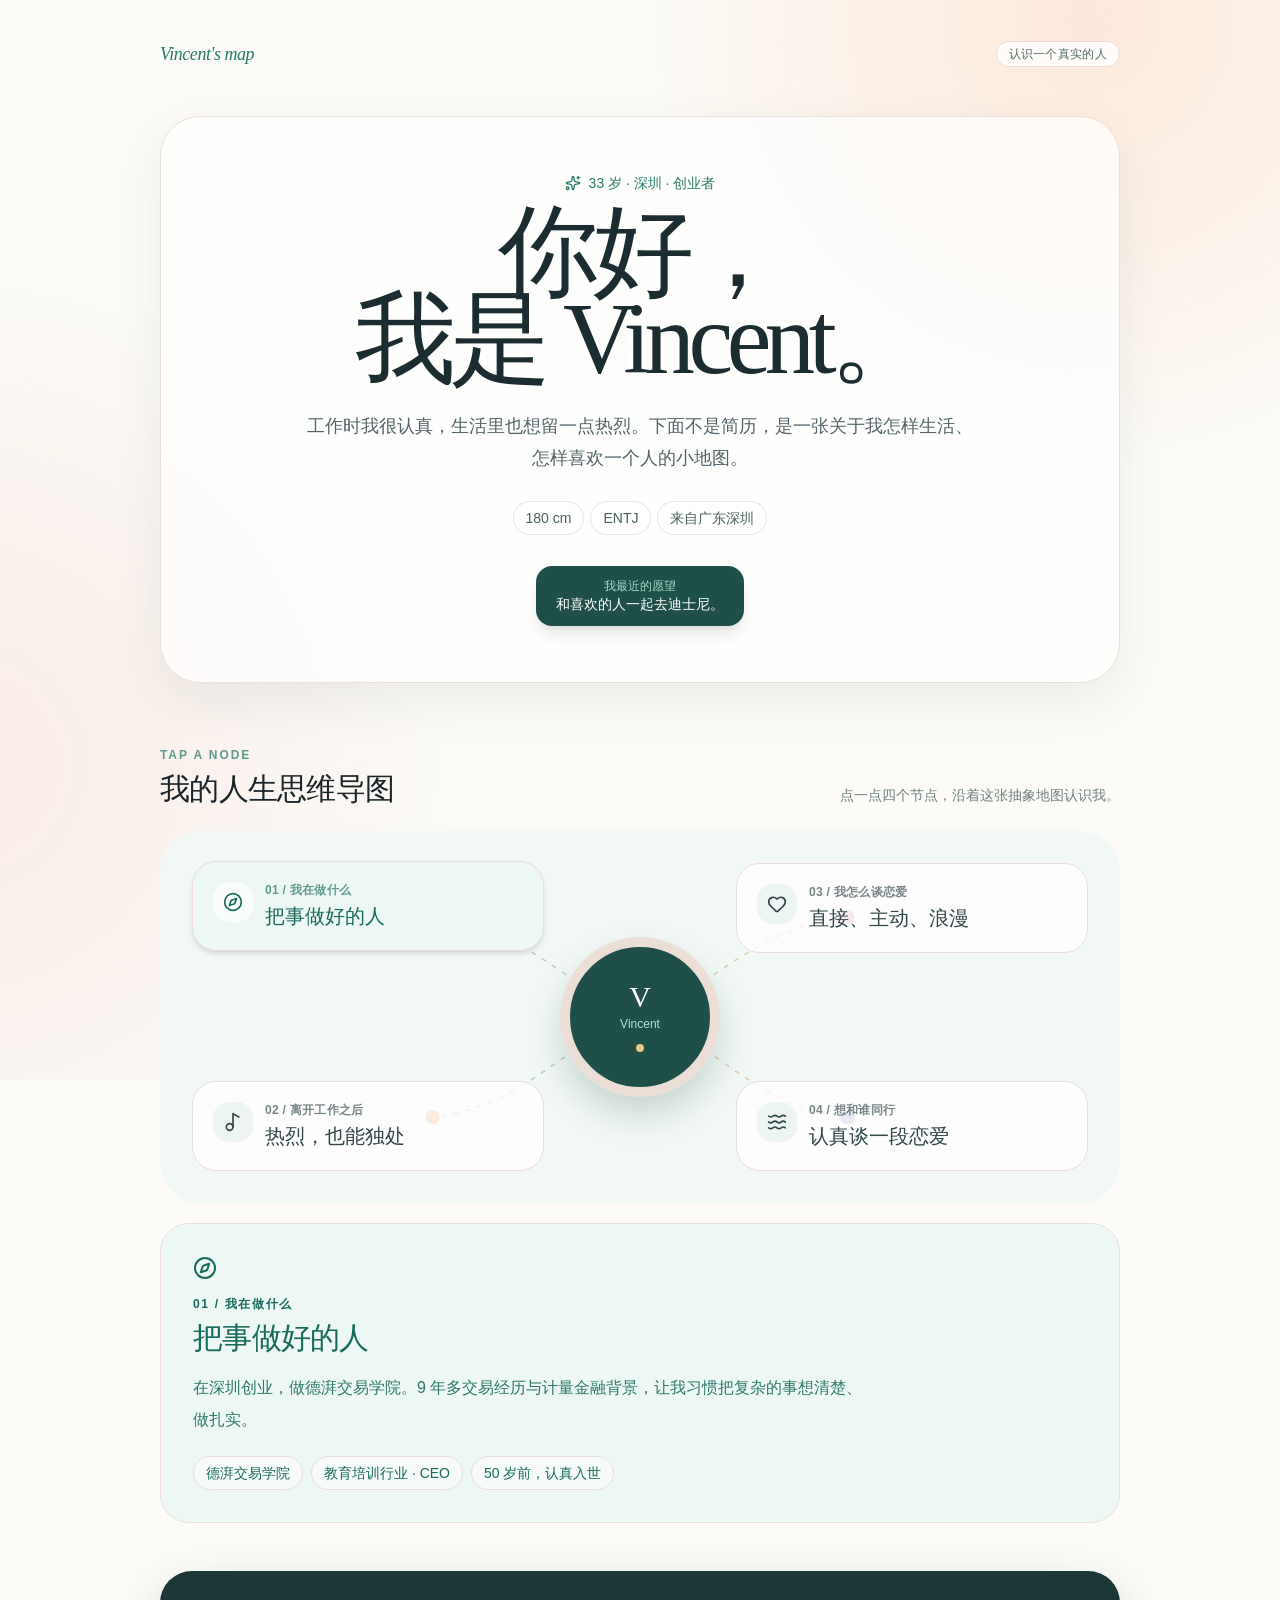
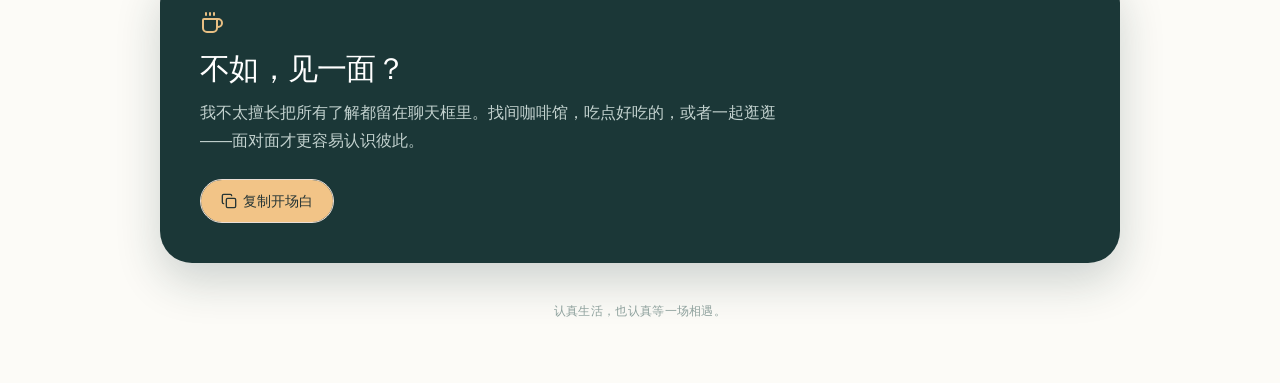
<file: index.html>
<!DOCTYPE html><html lang="zh-CN"><head><meta charSet="utf-8"/><meta name="viewport" content="width=device-width, initial-scale=1"/><link rel="stylesheet" href="/_next/static/css/index.B2d9VtCG.css" data-rsc-css-href="/_next/static/css/index.B2d9VtCG.css" data-precedence="vite-rsc/importer-resources"/><link rel="modulepreload" fetchPriority="low" href="/_next/static/chunks/index-B2TzGIhS.js"/><script src="/_next/static/chunks/rolldown-runtime-C60lm6uB.js" type="module" async=""></script><script src="/_next/static/chunks/framework-D_rUT4EX.js" type="module" async=""></script><link rel="modulepreload" href="/_next/static/chunks/layout-segment-context-CsoBVJi4.js" crossorigin=""/><link rel="modulepreload" href="/_next/static/chunks/page-DW9k7v98.js" crossorigin=""/><title>认识一下 Vincent</title><meta name="description" content="一张关于 Vincent 怎样生活、怎样喜欢一个人的小地图。"/><meta property="og:title" content="认识一下 Vincent"/><meta property="og:description" content="认真生活，也认真等一场相遇。"/><meta property="og:type" content="website"/><meta property="og:image" content="https://alexso1212.github.io/og.png"/><meta property="og:image:width" content="1726"/><meta property="og:image:height" content="911"/><meta property="og:image:alt" content="认识一下 Vincent"/><meta name="twitter:card" content="summary_large_image"/><meta name="twitter:title" content="认识一下 Vincent"/><meta name="twitter:description" content="认真生活，也认真等一场相遇。"/><meta name="twitter:image" content="https://alexso1212.github.io/og.png"/><script>Object.assign(((self[Symbol.for("vinext.navigationRuntime")]??={bootstrap:{routeManifest:null},functions:{}}).bootstrap.rsc??={rsc:[]}),{params:{},nav:{"pathname":"/","searchParams":[]}})</script><link rel="modulepreload" href="/_next/static/chunks/index-B2TzGIhS.js" />
</head><body><main class="min-h-screen overflow-x-hidden bg-[#fcfbf7] text-[#19252a]"><div class="page-glow" aria-hidden="true"></div><section class="relative mx-auto max-w-5xl px-5 pb-16 pt-7 sm:px-8 sm:pt-10"><header class="flex items-center justify-between"><span class="font-serif text-lg italic tracking-tight text-[#267869]">Vincent&#x27;s map</span><span class="rounded-full border border-[#cfdfd9] bg-white/80 px-3 py-1 text-xs tracking-wide text-[#52706b]">认识一个真实的人</span></header><section class="mt-12 rounded-[2.5rem] border border-[#d7e7e1] bg-white/70 px-6 py-10 text-center shadow-[0_18px_50px_rgba(28,69,61,.08)] sm:px-12 sm:py-14"><p class="mx-auto mb-4 flex w-fit items-center gap-2 text-sm font-medium text-[#277a6b]"><svg xmlns="http://www.w3.org/2000/svg" width="24" height="24" viewBox="0 0 24 24" fill="none" stroke="currentColor" stroke-width="2" stroke-linecap="round" stroke-linejoin="round" class="lucide lucide-sparkles size-4" aria-hidden="true"><path d="M11.017 2.814a1 1 0 0 1 1.966 0l1.051 5.558a2 2 0 0 0 1.594 1.594l5.558 1.051a1 1 0 0 1 0 1.966l-5.558 1.051a2 2 0 0 0-1.594 1.594l-1.051 5.558a1 1 0 0 1-1.966 0l-1.051-5.558a2 2 0 0 0-1.594-1.594l-5.558-1.051a1 1 0 0 1 0-1.966l5.558-1.051a2 2 0 0 0 1.594-1.594z"></path><path d="M20 2v4"></path><path d="M22 4h-4"></path><circle cx="4" cy="20" r="2"></circle></svg> 33 岁 · 深圳 · 创业者</p><h1 class="font-serif text-[clamp(3.5rem,8vw,6.3rem)] leading-[.86] tracking-[-0.065em] text-[#1c2d31]">你好，<br/>我是 Vincent。</h1><p class="mx-auto mt-7 max-w-2xl text-lg leading-8 text-[#516469]">工作时我很认真，生活里也想留一点热烈。下面不是简历，是一张关于我怎样生活、怎样喜欢一个人的小地图。</p><div class="mt-7 flex flex-wrap justify-center gap-2 text-sm text-[#48615c]"><span class="rounded-full bg-white px-3 py-1.5 ring-1 ring-[#dfe9e5]">180 cm</span><span class="rounded-full bg-white px-3 py-1.5 ring-1 ring-[#dfe9e5]">ENTJ</span><span class="rounded-full bg-white px-3 py-1.5 ring-1 ring-[#dfe9e5]">来自广东深圳</span></div><div class="mx-auto mt-8 w-fit rounded-2xl bg-[#1e5049] px-5 py-3 text-sm text-white shadow-lg"><span class="block text-xs text-[#a9d8c9]">我最近的愿望</span>和喜欢的人一起去迪士尼。</div></section><section class="mt-16" aria-label="Vincent 的人物思维导图"><div class="mb-6 flex items-end justify-between gap-4"><div><p class="text-xs font-semibold uppercase tracking-[.16em] text-[#5e9a8e]">tap a node</p><h2 class="mt-2 font-serif text-3xl tracking-tight">我的人生思维导图</h2></div><p class="hidden max-w-xs text-right text-sm leading-6 text-[#70827f] sm:block">点一点四个节点，沿着这张抽象地图认识我。</p></div><div class="relative overflow-hidden rounded-[2.5rem] bg-[#f2f8f5] p-4 sm:p-8"><svg aria-hidden="true" viewBox="0 0 1000 520" class="pointer-events-none absolute inset-0 hidden h-full w-full md:block"><defs><linearGradient id="mind-line" x1="0" x2="1"><stop stop-color="#82bdb1" stop-opacity=".7"></stop><stop offset="1" stop-color="#e8b079" stop-opacity=".65"></stop></linearGradient></defs><path d="M500 260 C385 210 340 135 210 120 M500 260 C385 300 340 385 210 400 M500 260 C615 210 660 135 790 120 M500 260 C615 300 660 385 790 400" fill="none" stroke="url(#mind-line)" stroke-dasharray="7 10" stroke-width="2"></path><circle cx="500" cy="260" r="105" fill="#d5ebe4" opacity=".42"></circle><circle cx="210" cy="120" r="10" fill="#8abdb2"></circle><circle cx="210" cy="400" r="10" fill="#e9b076"></circle><circle cx="790" cy="120" r="10" fill="#e6a2b4"></circle><circle cx="790" cy="400" r="10" fill="#aaa5dd"></circle></svg><div class="relative grid gap-4 md:grid-cols-[1fr_auto_1fr] md:items-center"><div class="grid gap-12 md:gap-32"><button type="button" class="w-full rounded-3xl border p-5 text-left transition-all border-[#b6d5ce] bg-[#edf8f5] text-[#186a5c] shadow-md -translate-y-0.5"><div class="flex items-start gap-3"><span class="rounded-2xl p-2.5 bg-white/65"><svg xmlns="http://www.w3.org/2000/svg" width="24" height="24" viewBox="0 0 24 24" fill="none" stroke="currentColor" stroke-width="2" stroke-linecap="round" stroke-linejoin="round" class="lucide lucide-compass size-5" aria-hidden="true"><circle cx="12" cy="12" r="10"></circle><path d="m16.24 7.76-1.804 5.411a2 2 0 0 1-1.265 1.265L7.76 16.24l1.804-5.411a2 2 0 0 1 1.265-1.265z"></path></svg></span><span><span class="block text-xs font-semibold tracking-wide opacity-65">01 / 我在做什么</span><span class="mt-1 block font-serif text-xl">把事做好的人</span></span></div></button><button type="button" class="w-full rounded-3xl border p-5 text-left transition-all border-[#dce8e4] bg-white/75 text-[#31474a] hover:border-[#8bb9af]"><div class="flex items-start gap-3"><span class="rounded-2xl p-2.5 bg-[#edf5f2]"><svg xmlns="http://www.w3.org/2000/svg" width="24" height="24" viewBox="0 0 24 24" fill="none" stroke="currentColor" stroke-width="2" stroke-linecap="round" stroke-linejoin="round" class="lucide lucide-music2 lucide-music-2 size-5" aria-hidden="true"><circle cx="8" cy="18" r="4"></circle><path d="M12 18V2l7 4"></path></svg></span><span><span class="block text-xs font-semibold tracking-wide opacity-65">02 / 离开工作之后</span><span class="mt-1 block font-serif text-xl">热烈，也能独处</span></span></div></button></div><div class="order-first mx-auto flex size-40 flex-col items-center justify-center rounded-full border-[10px] border-white bg-[#1e5049] text-center text-white shadow-[0_18px_35px_rgba(31,80,73,.2)] md:order-none"><span class="font-serif text-3xl leading-none">V</span><span class="mt-1 text-xs text-[#b8ded3]">Vincent</span><span class="mt-3 size-2 rounded-full bg-[#f2c487]"></span></div><div class="grid gap-12 md:gap-32"><button type="button" class="w-full rounded-3xl border p-5 text-left transition-all border-[#dce8e4] bg-white/75 text-[#31474a] hover:border-[#8bb9af]"><div class="flex items-start gap-3"><span class="rounded-2xl p-2.5 bg-[#edf5f2]"><svg xmlns="http://www.w3.org/2000/svg" width="24" height="24" viewBox="0 0 24 24" fill="none" stroke="currentColor" stroke-width="2" stroke-linecap="round" stroke-linejoin="round" class="lucide lucide-heart size-5" aria-hidden="true"><path d="M2 9.5a5.5 5.5 0 0 1 9.591-3.676.56.56 0 0 0 .818 0A5.49 5.49 0 0 1 22 9.5c0 2.29-1.5 4-3 5.5l-5.492 5.313a2 2 0 0 1-3 .019L5 15c-1.5-1.5-3-3.2-3-5.5"></path></svg></span><span><span class="block text-xs font-semibold tracking-wide opacity-65">03 / 我怎么谈恋爱</span><span class="mt-1 block font-serif text-xl">直接、主动、浪漫</span></span></div></button><button type="button" class="w-full rounded-3xl border p-5 text-left transition-all border-[#dce8e4] bg-white/75 text-[#31474a] hover:border-[#8bb9af]"><div class="flex items-start gap-3"><span class="rounded-2xl p-2.5 bg-[#edf5f2]"><svg xmlns="http://www.w3.org/2000/svg" width="24" height="24" viewBox="0 0 24 24" fill="none" stroke="currentColor" stroke-width="2" stroke-linecap="round" stroke-linejoin="round" class="lucide lucide-waves-horizontal size-5" aria-hidden="true"><path d="M2 12q2.5 2 5 0t5 0 5 0 5 0"></path><path d="M2 19q2.5 2 5 0t5 0 5 0 5 0"></path><path d="M2 5q2.5 2 5 0t5 0 5 0 5 0"></path></svg></span><span><span class="block text-xs font-semibold tracking-wide opacity-65">04 / 想和谁同行</span><span class="mt-1 block font-serif text-xl">认真谈一段恋爱</span></span></div></button></div></div></div><article class="mt-5 rounded-[1.8rem] border p-6 transition-all sm:p-8 border-[#b6d5ce] bg-[#edf8f5] text-[#186a5c]"><svg xmlns="http://www.w3.org/2000/svg" width="24" height="24" viewBox="0 0 24 24" fill="none" stroke="currentColor" stroke-width="2" stroke-linecap="round" stroke-linejoin="round" class="lucide lucide-compass size-6" aria-hidden="true"><circle cx="12" cy="12" r="10"></circle><path d="m16.24 7.76-1.804 5.411a2 2 0 0 1-1.265 1.265L7.76 16.24l1.804-5.411a2 2 0 0 1 1.265-1.265z"></path></svg><p class="mt-4 text-xs font-semibold tracking-[.14em]">01 / 我在做什么</p><h3 class="mt-2 font-serif text-3xl tracking-tight">把事做好的人</h3><p class="mt-4 max-w-2xl leading-8 opacity-90">在深圳创业，做德湃交易学院。9 年多交易经历与计量金融背景，让我习惯把复杂的事想清楚、做扎实。</p><div class="mt-5 flex flex-wrap gap-2"><span class="rounded-full border border-current/20 bg-white/50 px-3 py-1.5 text-sm">德湃交易学院</span><span class="rounded-full border border-current/20 bg-white/50 px-3 py-1.5 text-sm">教育培训行业 · CEO</span><span class="rounded-full border border-current/20 bg-white/50 px-3 py-1.5 text-sm">50 岁前，认真入世</span></div></article></section><section class="mt-12 rounded-[2rem] bg-[#1b3737] p-7 text-white shadow-[0_18px_45px_rgba(19,51,50,.2)] sm:p-10"><svg xmlns="http://www.w3.org/2000/svg" width="24" height="24" viewBox="0 0 24 24" fill="none" stroke="currentColor" stroke-width="2" stroke-linecap="round" stroke-linejoin="round" class="lucide lucide-coffee size-6 text-[#e8bf83]" aria-hidden="true"><path d="M10 2v2"></path><path d="M14 2v2"></path><path d="M16 8a1 1 0 0 1 1 1v8a4 4 0 0 1-4 4H7a4 4 0 0 1-4-4V9a1 1 0 0 1 1-1h14a4 4 0 1 1 0 8h-1"></path><path d="M6 2v2"></path></svg><h2 class="mt-4 font-serif text-3xl tracking-tight">不如，见一面？</h2><p class="mt-3 max-w-xl leading-7 text-[#c3d2cf]">我不太擅长把所有了解都留在聊天框里。找间咖啡馆，吃点好吃的，或者一起逛逛——面对面才更容易认识彼此。</p><button type="button" tabindex="0" data-slot="button" class="group/button inline-flex shrink-0 items-center justify-center border border-transparent bg-clip-padding text-sm font-medium whitespace-nowrap transition-all outline-none select-none focus-visible:border-ring focus-visible:ring-3 focus-visible:ring-ring/50 active:not-aria-[haspopup]:translate-y-px disabled:pointer-events-none disabled:opacity-50 aria-invalid:border-destructive aria-invalid:ring-3 aria-invalid:ring-destructive/20 dark:aria-invalid:border-destructive/50 dark:aria-invalid:ring-destructive/40 [&amp;_svg]:pointer-events-none [&amp;_svg]:shrink-0 [&amp;_svg:not([class*=&#x27;size-&#x27;])]:size-4 gap-1.5 has-data-[icon=inline-end]:pr-2 has-data-[icon=inline-start]:pl-2 mt-6 h-11 rounded-full bg-[#f2c487] px-5 text-[#263535] hover:bg-[#ffdaa4]"><svg xmlns="http://www.w3.org/2000/svg" width="24" height="24" viewBox="0 0 24 24" fill="none" stroke="currentColor" stroke-width="2" stroke-linecap="round" stroke-linejoin="round" class="lucide lucide-copy" aria-hidden="true"><rect width="14" height="14" x="8" y="8" rx="2" ry="2"></rect><path d="M4 16c-1.1 0-2-.9-2-2V4c0-1.1.9-2 2-2h10c1.1 0 2 .9 2 2"></path></svg>复制开场白</button></section><footer class="pt-10 text-center text-xs tracking-wide text-[#8da09c]">认真生活，也认真等一场相遇。</footer></section></main><script type="module" src="/_next/static/chunks/index-B2TzGIhS.js" id="_R_" async=""></script><script>((self[Symbol.for("vinext.navigationRuntime")]??={bootstrap:{routeManifest:null},functions:{}}).bootstrap.rsc??={rsc:[]}).rsc.push("2:I[\"8c0f216c4604\",[],\"Children\",1]\n")</script><script>((self[Symbol.for("vinext.navigationRuntime")]??={bootstrap:{routeManifest:null},functions:{}}).bootstrap.rsc??={rsc:[]}).rsc.push("3:I[\"593f344dc510\",[],\"GlobalErrorBoundary\",1]\n")</script><script>((self[Symbol.for("vinext.navigationRuntime")]??={bootstrap:{routeManifest:null},functions:{}}).bootstrap.rsc??={rsc:[]}).rsc.push("4:I[\"0b874ad30386\",[],\"default\",1]\n")</script><script>((self[Symbol.for("vinext.navigationRuntime")]??={bootstrap:{routeManifest:null},functions:{}}).bootstrap.rsc??={rsc:[]}).rsc.push("5:I[\"593f344dc510\",[],\"ErrorBoundary\",1]\n")</script><script>((self[Symbol.for("vinext.navigationRuntime")]??={bootstrap:{routeManifest:null},functions:{}}).bootstrap.rsc??={rsc:[]}).rsc.push("6:I[\"15c18cfaeeff\",[],\"LayoutSegmentProvider\",1]\n")</script><script>((self[Symbol.for("vinext.navigationRuntime")]??={bootstrap:{routeManifest:null},functions:{}}).bootstrap.rsc??={rsc:[]}).rsc.push("7:I[\"8c0f216c4604\",[],\"Slot\",1]\n")</script><script>((self[Symbol.for("vinext.navigationRuntime")]??={bootstrap:{routeManifest:null},functions:{}}).bootstrap.rsc??={rsc:[]}).rsc.push("8:I[\"593f344dc510\",[],\"NotFoundBoundary\",1]\n")</script><script>((self[Symbol.for("vinext.navigationRuntime")]??={bootstrap:{routeManifest:null},functions:{}}).bootstrap.rsc??={rsc:[]}).rsc.push("9:I[\"9276801271d6\",[],\"AppRouterScrollTarget\",1]\n")</script><script>((self[Symbol.for("vinext.navigationRuntime")]??={bootstrap:{routeManifest:null},functions:{}}).bootstrap.rsc??={rsc:[]}).rsc.push("a:I[\"593f344dc510\",[],\"RedirectBoundary\",1]\n")</script><script>((self[Symbol.for("vinext.navigationRuntime")]??={bootstrap:{routeManifest:null},functions:{}}).bootstrap.rsc??={rsc:[]}).rsc.push(":HL[\"/_next/static/css/index.B2d9VtCG.css\",\"style\"     ]\n")</script><script>((self[Symbol.for("vinext.navigationRuntime")]??={bootstrap:{routeManifest:null},functions:{}}).bootstrap.rsc??={rsc:[]}).rsc.push("0:{\"page:/\":\"$L1\",\"layout:/\":[[[\"$\",\"link\",\"css:/_next/static/css/index.B2d9VtCG.css\",{\"rel\":\"stylesheet\",\"precedence\":\"vite-rsc/importer-resources\",\"href\":\"/_next/static/css/index.B2d9VtCG.css\",\"data-rsc-css-href\":\"/_next/static/css/index.B2d9VtCG.css\"}],\"$undefined\"],[\"$\",\"html\",null,{\"lang\":\"zh-CN\",\"children\":[\"$\",\"body\",null,{\"children\":[\"$\",\"$L2\",null,{}]}]}]],\"route:/\":[[[\"$\",\"meta\",null,{\"charSet\":\"utf-8\"}],[[\"$\",\"title\",\"0\",{\"children\":\"认识一下 Vincent\"}],[\"$\",\"meta\",\"1\",{\"name\":\"description\",\"content\":\"一张关于 Vincent 怎样生活、怎样喜欢一个人的小地图。\"}],[\"$\",\"meta\",\"2\",{\"property\":\"og:title\",\"content\":\"认识一下 Vincent\"}],[\"$\",\"meta\",\"3\",{\"property\":\"og:description\",\"content\":\"认真生活，也认真等一场相遇。\"}],[\"$\",\"meta\",\"4\",{\"property\":\"og:type\",\"content\":\"website\"}],[\"$\",\"meta\",\"5\",{\"property\":\"og:image\",\"content\":\"https://alexso1212.github.io/og.png\"}],[\"$\",\"meta\",\"6\",{\"property\":\"og:image:width\",\"content\":\"1726\"}],[\"$\",\"meta\",\"7\",{\"property\":\"og:image:height\",\"content\":\"911\"}],[\"$\",\"meta\",\"8\",{\"property\":\"og:image:alt\",\"content\":\"认识一下 Vincent\"}],[\"$\",\"meta\",\"9\",{\"name\":\"twitter:card\",\"content\":\"summary_large_image\"}],[\"$\",\"meta\",\"10\",{\"name\":\"twitter:title\",\"content\":\"认识一下 Vincent\"}],[\"$\",\"meta\",\"11\",{\"name\":\"twitter:description\",\"content\":\"认真生活，也认真等一场相遇。\"}],[\"$\",\"meta\",\"12\",{\"name\":\"twitter:image\",\"content\":\"https://alexso1212.github.io/og.png\"}]],[[\"$\",\"meta\",\"0\",{\"name\":\"viewport\",\"content\":\"width=device-width, initial-scale=1\"}]]],[\"$\",\"$L3\",null,{\"fallback\":\"$4\",\"children\":[\"$\",\"$L5\",null,{\"fallback\":\"$4\",\"children\":[\"$\",\"$L6\",null,{\"providerId\":\"layout:/\",\"segmentMap\":{\"children\":[]},\"children\":[\"$\",\"$L7\",null,{\"id\":\"layout:/\",\"parallelSlots\":\"$undefined\",\"children\":[\"$\",\"$L8\",null,{\"resetKey\":\"\",\"fallback\":[[\"$\",\"title\",null,{\"children\":\"404: This page could not be found.\"}],[\"$\",\"div\",null,{\"style\":{\"fontFamily\":\"system-ui,\\\"Segoe UI\\\",Roboto,Helvetica,Arial,sans-serif,\\\"Apple Color Emoji\\\",\\\"Segoe UI Emoji\\\"\",\"height\":\"100vh\",\"textAlign\":\"center\",\"display\":\"flex\",\"flexDirection\":\"column\",\"alignItems\":\"center\",\"justifyContent\":\"center\"},\"children\":[\"$\",\"div\",null,{\"children\":[[\"$\",\"style\",null,{\"dangerouslySetInnerHTML\":{\"__html\":\"body{color:#000;background:#fff;margin:0}.next-error-h1{border-right:1px solid rgba(0,0,0,.3)}@media (prefers-color-scheme:dark){body{color:#fff;background:#000}.next-error-h1{border-right:1px solid rgba(255,255,255,.3)}}\"}}],[\"$\",\"h1\",null,{\"className\":\"next-error-h1\",\"style\":{\"display\":\"inline-block\",\"margin\":\"0 20px 0 0\",\"padding\":\"0 23px 0 0\",\"fontSize\":24,\"fontWeight\":500,\"verticalAlign\":\"top\",\"lineHeight\":\"49px\"},\"children\":404}],[\"$\",\"div\",null,{\"style\":{\"display\":\"inline-block\"},\"children\":[\"$\",\"h2\",null,{\"style\":{\"fontSize\":14,\"fontWeight\":400,\"lineHeight\":\"49px\",\"margin\":0},\"children\":\"This page could not be found.\"}]}]]}]}]],\"children\":[\"$\",\"$L9\",null,{\"children\":[\"$\",\"$La\",null,{\"children\":[[\"$\",\"$L6\",null,{\"providerId\":\"page:/\",\"segmentMap\":{\"children\":[\"__PAGE__\"]},\"children\":[\"$\",\"$L7\",null,{\"id\":\"page:/\"}]}],null]}]}]}]}]}]}]}],null,null],\"__route\":\"route:/\",\"__interceptionContext\":null,\"__layoutIds\":[\"layout:/\"],\"__rootLayout\":\"/\",\"__bfcacheSegmentIdentities\":{\"layout:/\":\"[\\\"layout\\\",\\\"layout:/\\\",\\\"root-boundary:/\\\",\\\"\\\"]\",\"page:/\":\"[\\\"page\\\",\\\"page:/\\\",\\\"root-boundary:/\\\",\\\"\\\"]\"},\"__srcPage\":[\"page\"],\"__layoutFlags\":{\"layout:/\":\"s\"},\"__artifactCompatibility\":{\"schemaVersion\":1,\"graphVersion\":\"app-route-graph:1177fd80f83fa7b0\",\"deploymentVersion\":\"5c601ea5-6966-4d30-8d75-0784e4626bef\",\"appElementsSchemaVersion\":1,\"rscPayloadSchemaVersion\":1,\"rootBoundaryId\":\"/\",\"renderEpoch\":null}}\n")</script><script>((self[Symbol.for("vinext.navigationRuntime")]??={bootstrap:{routeManifest:null},functions:{}}).bootstrap.rsc??={rsc:[]}).rsc.push("b:I[\"6efdf509a785\",[],\"default\",1]\n")</script><script>((self[Symbol.for("vinext.navigationRuntime")]??={bootstrap:{routeManifest:null},functions:{}}).bootstrap.rsc??={rsc:[]}).rsc.push("1:[\"$\",\"$Lb\",null,{\"params\":\"$@c\",\"searchParams\":\"$@d\"}]\n")</script><script>((self[Symbol.for("vinext.navigationRuntime")]??={bootstrap:{routeManifest:null},functions:{}}).bootstrap.rsc??={rsc:[]}).rsc.push("c:{}\n")</script><script>((self[Symbol.for("vinext.navigationRuntime")]??={bootstrap:{routeManifest:null},functions:{}}).bootstrap.rsc??={rsc:[]}).rsc.push("d:{}\n")</script><script>Object.assign(((self[Symbol.for("vinext.navigationRuntime")]??={bootstrap:{routeManifest:null},functions:{}}).bootstrap.rsc??={rsc:[]}),{"initialCacheKind":"dynamic"});((self[Symbol.for("vinext.navigationRuntime")]??={bootstrap:{routeManifest:null},functions:{}}).bootstrap.rsc??={rsc:[]}).done=true</script></body></html>
</file>
